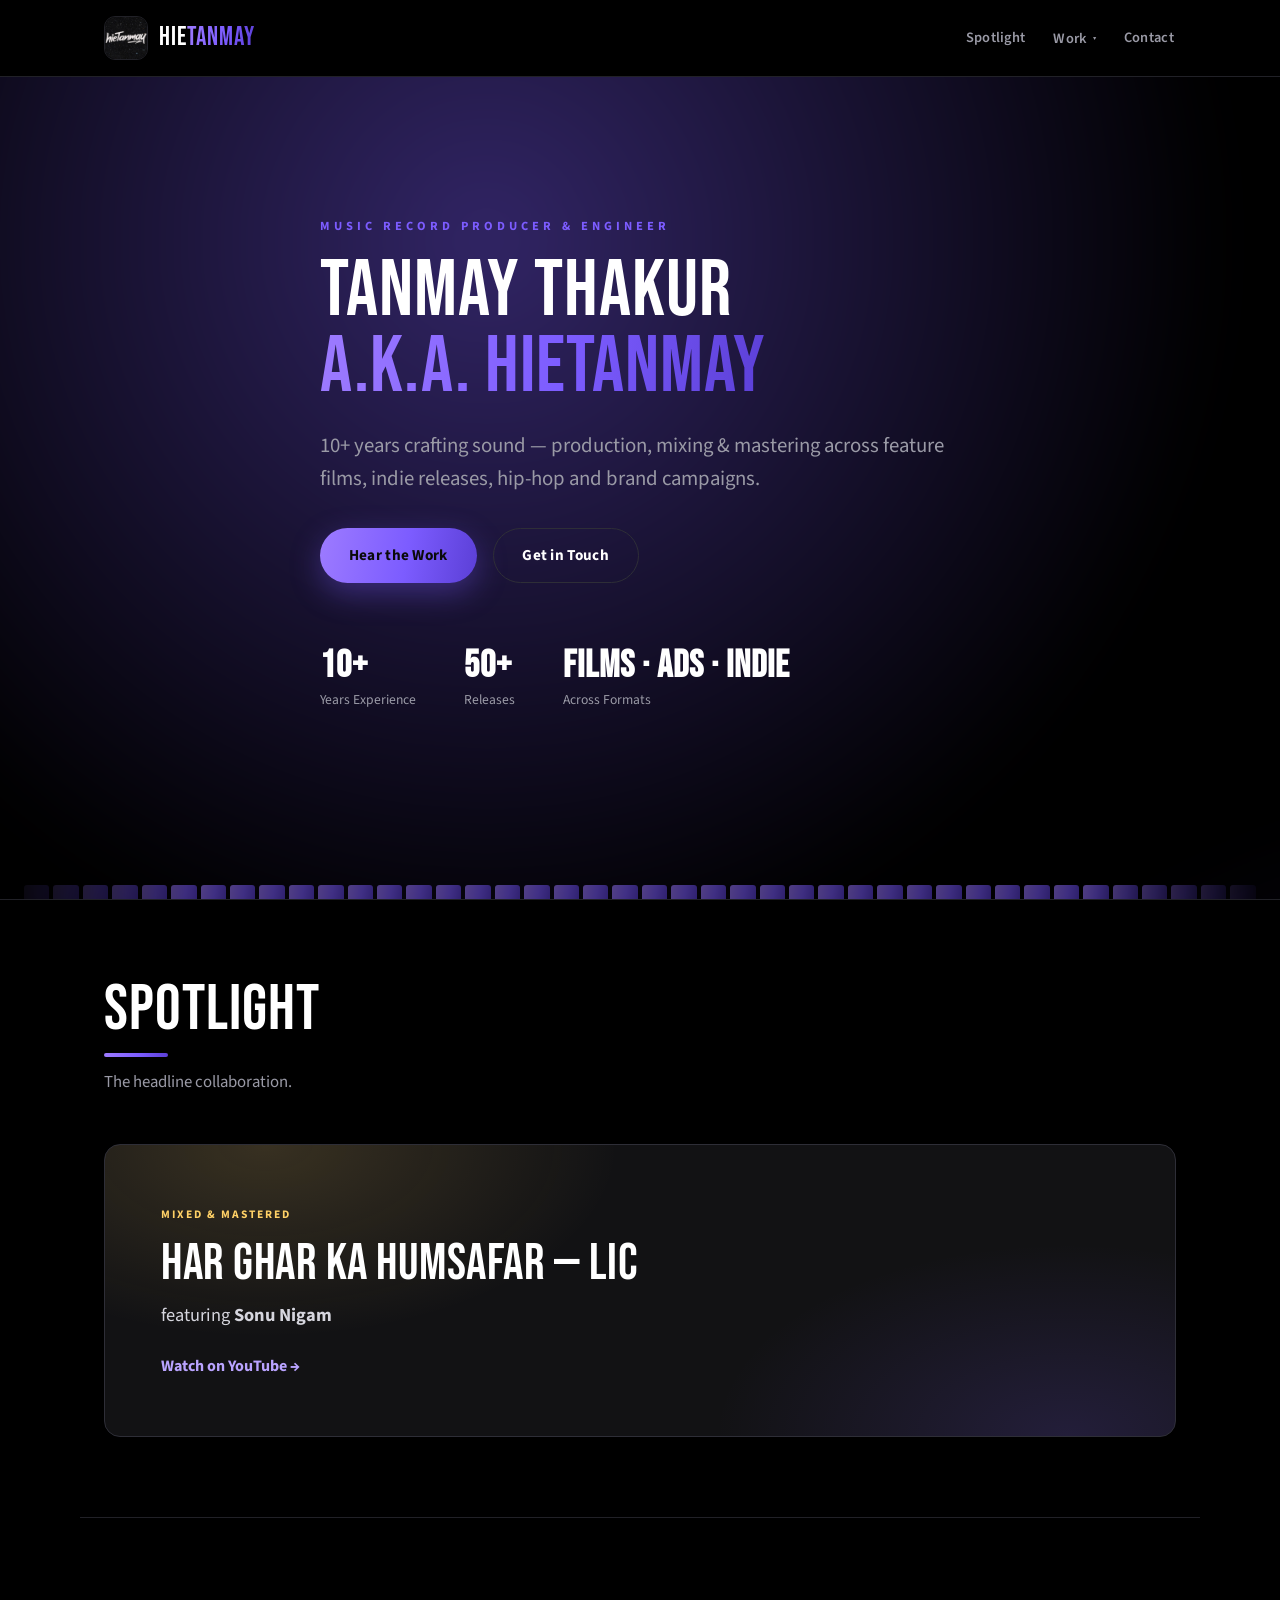
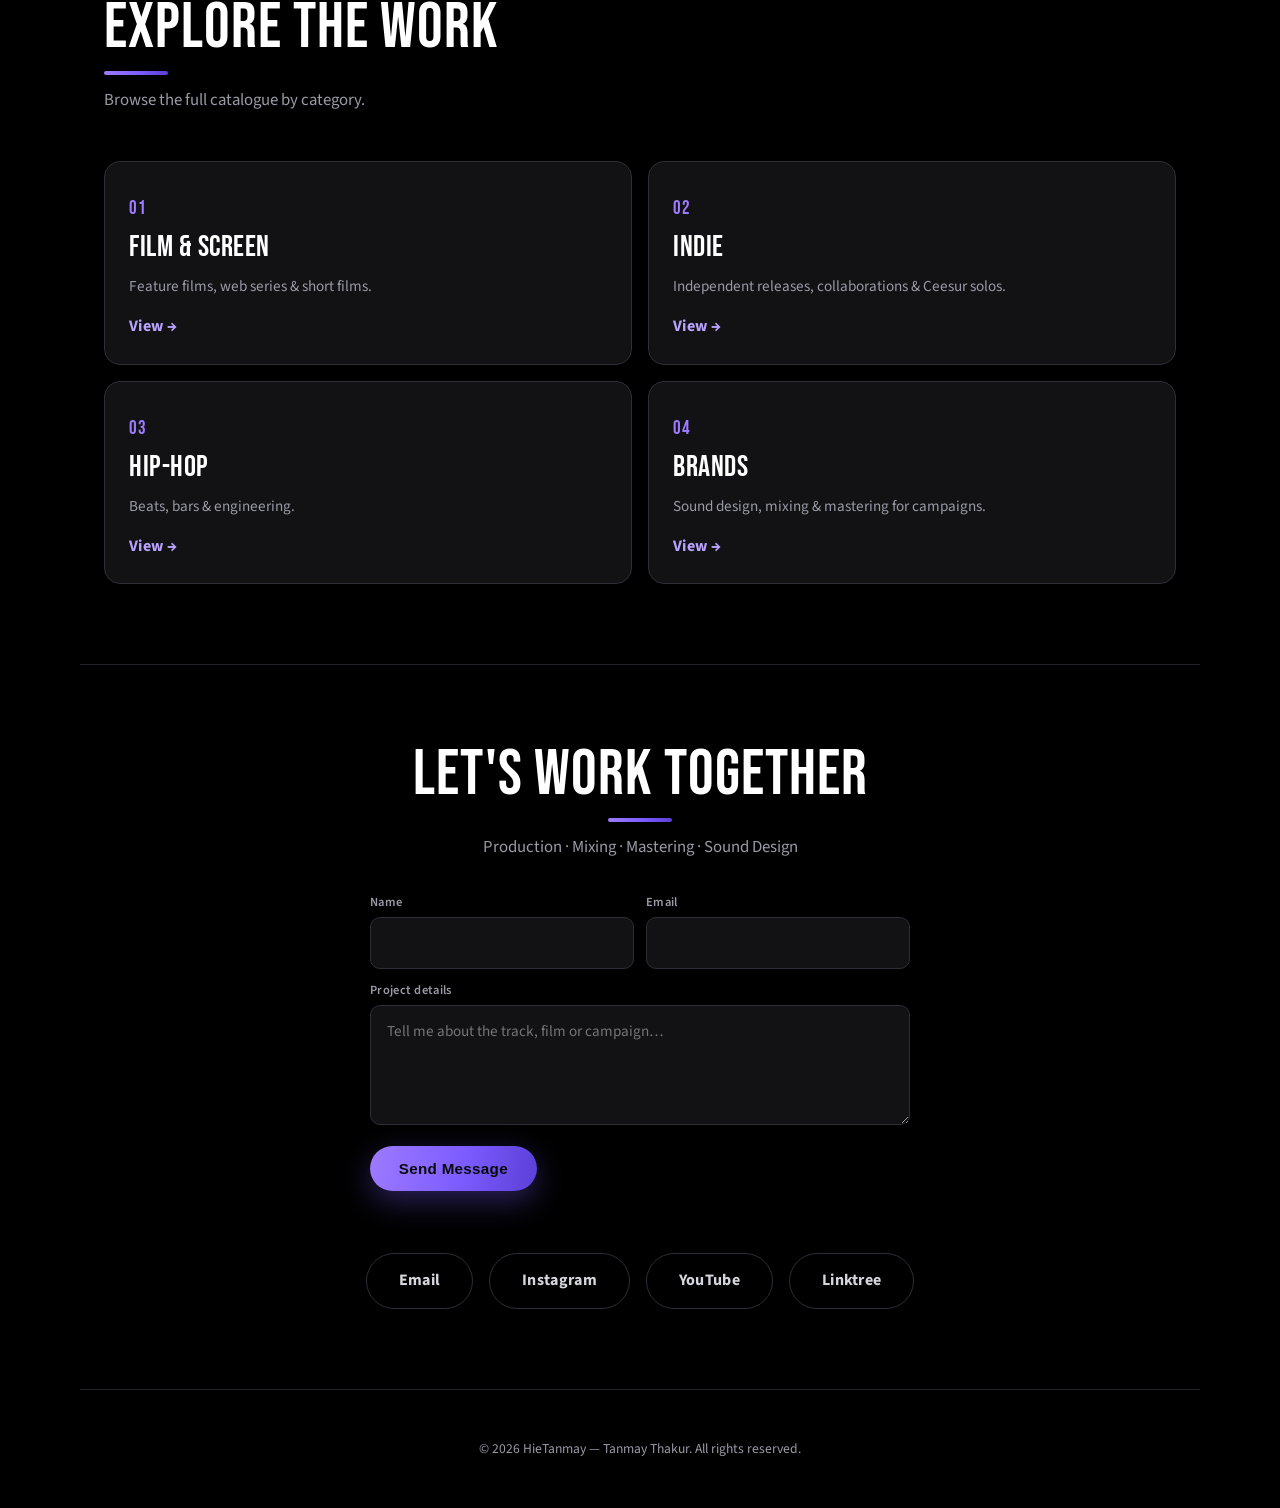
<file: index.html>
<!DOCTYPE html>
<html lang="en">
<head>
<meta charset="UTF-8">
<meta name="viewport" content="width=device-width, initial-scale=1.0">
<title>HieTanmay — Music Record Producer & Engineer</title>
<link rel="icon" type="image/jpeg" href="assets/logo.jpeg">
<meta name="description" content="HieTanmay (Tanmay Thakur) is a music record producer and mixing & mastering engineer with 10+ years of experience — feature films, indie releases, hip-hop and brand campaigns. Credits with Sonu Nigam, Javed Ali, Ceesur and more.">
<meta name="author" content="Tanmay Thakur (HieTanmay)">

<!-- Open Graph / social share -->
<meta property="og:type" content="website">
<meta property="og:site_name" content="HieTanmay">
<meta property="og:title" content="HieTanmay — Music Record Producer & Engineer">
<meta property="og:description" content="10+ years producing, mixing & mastering across films, indie, hip-hop and brand campaigns. Credits with Sonu Nigam, Javed Ali, Ceesur and more.">
<meta property="og:url" content="https://mittal0ye.github.io/HieTanmay/">
<meta property="og:image" content="https://mittal0ye.github.io/HieTanmay/assets/logo.jpeg">
<meta property="og:image:alt" content="HieTanmay logo">
<meta name="twitter:card" content="summary_large_image">
<meta name="twitter:title" content="HieTanmay — Music Record Producer & Engineer">
<meta name="twitter:description" content="10+ years producing, mixing & mastering across films, indie, hip-hop and brand campaigns.">
<meta name="twitter:image" content="https://mittal0ye.github.io/HieTanmay/assets/logo.jpeg">

<link rel="preconnect" href="https://fonts.googleapis.com">
<link rel="preconnect" href="https://fonts.gstatic.com" crossorigin>
<link href="https://fonts.googleapis.com/css2?family=Bebas+Neue&family=Source+Sans+3:wght@400;500;600;700&display=swap" rel="stylesheet">
<link rel="stylesheet" href="styles.css">
</head>
<body>

<!-- ============ NAV ============ -->
<header class="nav" id="top">
  <div class="nav-inner">
    <a href="#top" class="brand" aria-label="HieTanmay home"><img src="assets/logo.jpeg" alt=""><span class="brand-name">Hie<b>Tanmay</b></span></a>
    <nav class="nav-links">
      <a href="#spotlight">Spotlight</a>
      <div class="dropdown">
        <button type="button" class="dropbtn" aria-haspopup="true" aria-expanded="false" aria-controls="work-menu">Work <span class="caret" aria-hidden="true">▾</span></button>
        <div class="dropdown-menu" id="work-menu" role="menu">
          <a href="film.html" role="menuitem">Film &amp; Screen</a>
          <a href="indie.html" role="menuitem">Indie</a>
          <a href="hiphop.html" role="menuitem">Hip-Hop</a>
          <a href="brands.html" role="menuitem">Brands</a>
        </div>
      </div>
      <a href="#contact">Contact</a>
    </nav>
  </div>
</header>

<!-- ============ HERO ============ -->
<section class="hero">
  <div class="hero-glow"></div>
  <div class="waveform" aria-hidden="true">
    <i style="animation-delay:-.9s"></i><i style="animation-delay:-.2s"></i><i style="animation-delay:-.6s"></i>
    <i style="animation-delay:-.1s"></i><i style="animation-delay:-.7s"></i><i style="animation-delay:-.35s"></i>
    <i style="animation-delay:-.5s"></i><i style="animation-delay:-.15s"></i><i style="animation-delay:-.8s"></i>
    <i style="animation-delay:-.25s"></i><i style="animation-delay:-.65s"></i><i style="animation-delay:-.05s"></i>
    <i style="animation-delay:-.55s"></i><i style="animation-delay:-.3s"></i><i style="animation-delay:-.75s"></i>
    <i style="animation-delay:-.4s"></i><i style="animation-delay:-.85s"></i><i style="animation-delay:-.12s"></i>
    <i style="animation-delay:-.62s"></i><i style="animation-delay:-.22s"></i><i style="animation-delay:-.48s"></i>
    <i style="animation-delay:-.7s"></i><i style="animation-delay:-.18s"></i><i style="animation-delay:-.9s"></i>
    <i style="animation-delay:-.33s"></i><i style="animation-delay:-.58s"></i><i style="animation-delay:-.08s"></i>
    <i style="animation-delay:-.68s"></i><i style="animation-delay:-.28s"></i><i style="animation-delay:-.52s"></i>
    <i style="animation-delay:-.14s"></i><i style="animation-delay:-.78s"></i><i style="animation-delay:-.44s"></i>
    <i style="animation-delay:-.6s"></i><i style="animation-delay:-.2s"></i><i style="animation-delay:-.84s"></i>
    <i style="animation-delay:-.36s"></i><i style="animation-delay:-.72s"></i><i style="animation-delay:-.1s"></i>
    <i style="animation-delay:-.5s"></i><i style="animation-delay:-.26s"></i><i style="animation-delay:-.66s"></i>
  </div>
  <div class="hero-content">
    <p class="eyebrow">Music Record Producer &amp; Engineer</p>
    <h1>Tanmay Thakur<br><span class="accent">a.k.a. HieTanmay</span></h1>
    <p class="lead">10+ years crafting sound — production, mixing &amp; mastering across feature films, indie releases, hip-hop and brand campaigns.</p>
    <div class="hero-cta">
      <a class="btn btn-primary" href="film.html">Hear the Work</a>
      <a class="btn btn-ghost" href="#contact">Get in Touch</a>
    </div>
    <div class="hero-stats">
      <div><strong>10+</strong><span>Years Experience</span></div>
      <div><strong>50+</strong><span>Releases</span></div>
      <div><strong>Films · Ads · Indie</strong><span>Across Formats</span></div>
    </div>
  </div>
</section>

<!-- ============ SPOTLIGHT ============ -->
<section class="section" id="spotlight">
  <div class="section-head">
    <h2>Spotlight</h2>
    <p>The headline collaboration.</p>
  </div>
  <a class="spotlight-card" href="https://www.youtube.com/watch?v=28WQ4dsMhh4" target="_blank" rel="noopener">
    <div class="spotlight-text">
      <span class="tag">Mixed &amp; Mastered</span>
      <h3>Har Ghar Ka Humsafar — LIC</h3>
      <p>featuring <strong>Sonu Nigam</strong></p>
      <span class="listen">Watch on YouTube →</span>
    </div>
  </a>
</section>

<!-- ============ EXPLORE THE WORK ============ -->
<section class="section" id="explore">
  <div class="section-head">
    <h2>Explore the Work</h2>
    <p>Browse the full catalogue by category.</p>
  </div>
  <div class="explore-grid">
    <a class="explore-card" href="film.html">
      <span class="explore-kicker">01</span>
      <h3 class="group-title">Film &amp; Screen</h3>
      <p>Feature films, web series &amp; short films.</p>
      <span class="explore-go">View →</span>
    </a>
    <a class="explore-card" href="indie.html">
      <span class="explore-kicker">02</span>
      <h3 class="group-title">Indie</h3>
      <p>Independent releases, collaborations &amp; Ceesur solos.</p>
      <span class="explore-go">View →</span>
    </a>
    <a class="explore-card" href="hiphop.html">
      <span class="explore-kicker">03</span>
      <h3 class="group-title">Hip-Hop</h3>
      <p>Beats, bars &amp; engineering.</p>
      <span class="explore-go">View →</span>
    </a>
    <a class="explore-card" href="brands.html">
      <span class="explore-kicker">04</span>
      <h3 class="group-title">Brands</h3>
      <p>Sound design, mixing &amp; mastering for campaigns.</p>
      <span class="explore-go">View →</span>
    </a>
  </div>
</section>

<!-- ============ CONTACT ============ -->
<section class="section contact" id="contact">
  <div class="section-head">
    <h2>Let's Work Together</h2>
    <p>Production · Mixing · Mastering · Sound Design</p>
  </div>

  <!-- Lead form — Formspree endpoint (delivers to gbaburaoapte@gmail.com) -->
  <form class="lead-form" id="lead-form" action="https://formspree.io/f/mrpgklan" method="POST">
    <div class="row2">
      <div>
        <label for="lf-name">Name</label>
        <input id="lf-name" type="text" name="name" autocomplete="name" required>
      </div>
      <div>
        <label for="lf-email">Email</label>
        <input id="lf-email" type="email" name="email" autocomplete="email" required>
      </div>
    </div>
    <div>
      <label for="lf-msg">Project details</label>
      <textarea id="lf-msg" name="message" placeholder="Tell me about the track, film or campaign…" required></textarea>
    </div>
    <input type="hidden" name="_subject" value="New enquiry from the HieTanmay website">
    <input type="text" name="_gotcha" style="display:none" tabindex="-1" autocomplete="off" aria-hidden="true">
    <button class="btn btn-primary" type="submit">Send Message</button>
    <p class="form-status" id="form-status" role="status" aria-live="polite"></p>
  </form>

  <div class="social-links">
    <a href="mailto:tanmaythakur01@gmail.com">Email</a>
    <a href="https://www.instagram.com/hietanmay" target="_blank" rel="noopener">Instagram</a>
    <a href="https://www.youtube.com/@hietanmay" target="_blank" rel="noopener">YouTube</a>
    <a href="https://linktr.ee/hietanmay" target="_blank" rel="noopener">Linktree</a>
  </div>
</section>

<footer class="footer">
  <p>© <span id="year"></span> HieTanmay — Tanmay Thakur. All rights reserved.</p>
</footer>

<script src="script.js"></script>
</body>
</html>
</file>
<file: styles.css>
/* =====================================================================
   HieTanmay — Design System
   Built with ui-ux-pro-max intelligence:
   • Style:  Dark Mode (OLED) + Motion-Driven + Aurora UI  (music platform)
   • Type:   "Bold Statement" — Bebas Neue (display) + Source Sans 3 (body)
   • Color:  OLED black #000 / #121212 cards + aurora accents + gold
   • A11y:   contrast >=4.5:1, visible focus, 44px targets, reduced-motion
   ===================================================================== */

:root {
  /* Surfaces (Dark Mode OLED) */
  --bg: #000000;
  --surface: #08080a;
  --card: #121214;
  --card-hover: #17171c;
  --border: #212127;
  --border-strong: #2e2e37;

  /* Text — contrast verified on #000/#121214 */
  --text: #ffffff;
  --text-soft: #d6d6de;
  --muted: #9a9aa6;

  /* Accent — single violet family (gold reserved for Spotlight) */
  --accent: #7c5cff;     /* primary violet */
  --accent-2: #9d7bff;   /* light violet   */
  --accent-3: #b9a3ff;   /* pale violet — focus rings & cues */
  --accent-deep: #5b3fd6;/* deep violet    */
  --gold: #ffd166;       /* Spotlight only */

  --grad: linear-gradient(100deg, var(--accent-2), var(--accent) 55%, var(--accent-deep));

  /* Spacing scale (standard 16-64) */
  --sp-2: 8px;  --sp-3: 12px; --sp-4: 16px; --sp-6: 24px;
  --sp-8: 32px; --sp-12: 48px; --sp-16: 64px; --sp-20: 80px;

  --radius: 16px;
  --radius-sm: 10px;
  --max: 1120px;

  --ease: cubic-bezier(0.22, 1, 0.36, 1);
  --dur: 340ms;

  --nav-h: 77px; /* sticky nav height — subtracted so the hero fills the first screen */
}

* { margin: 0; padding: 0; box-sizing: border-box; }

html { scroll-behavior: smooth; scroll-padding-top: 84px; }

body {
  font-family: 'Source Sans 3', system-ui, -apple-system, sans-serif;
  background: var(--bg);
  color: var(--text-soft);
  line-height: 1.6;
  -webkit-font-smoothing: antialiased;
  overflow-x: hidden;
}

a { color: inherit; text-decoration: none; }

/* Display font for headings + brand */
.brand, h1, h2, .group-title, .spotlight-text h3 {
  font-family: 'Bebas Neue', 'Source Sans 3', sans-serif;
  font-weight: 400;
  letter-spacing: 0.5px;
  line-height: 0.95;
  text-transform: uppercase;
  color: var(--text);
}

/* Accessible focus ring (never removed) */
a:focus-visible, button:focus-visible {
  outline: 2px solid var(--accent-3);
  outline-offset: 3px;
  border-radius: 4px;
}

/* ---------- NAV ---------- */
.nav {
  position: sticky; top: 0; z-index: 100;
  background: rgba(0, 0, 0, 0.72);
  backdrop-filter: blur(14px);
  -webkit-backdrop-filter: blur(14px);
  border-bottom: 1px solid var(--border);
}
.nav-inner {
  max-width: var(--max); margin: 0 auto;
  padding: var(--sp-4) var(--sp-6);
  display: flex; align-items: center; justify-content: space-between;
}
.brand { display: flex; align-items: center; gap: 11px; }
.brand img {
  height: 44px; width: 44px; display: block;
  border-radius: 11px; object-fit: cover;
  border: 1px solid var(--border);
  transition: transform 0.2s var(--ease), border-color 0.2s;
}
.brand:hover img { transform: scale(1.05); border-color: var(--accent-2); }
.brand-name {
  font-family: 'Bebas Neue', 'Source Sans 3', sans-serif;
  font-size: 1.6rem; letter-spacing: 1px; line-height: 1;
  text-transform: uppercase; color: var(--text);
}
.brand-name b {
  font-weight: 400;
  background: var(--grad);
  -webkit-background-clip: text; background-clip: text;
  -webkit-text-fill-color: transparent;
}
.nav-links { display: flex; gap: var(--sp-6); flex-wrap: wrap; }
.nav-links a {
  color: var(--muted); font-size: 0.9rem; font-weight: 600;
  letter-spacing: 0.3px; transition: color 0.2s;
  padding: 6px 2px; min-height: 44px; display: flex; align-items: center;
}
.nav-links a:hover { color: var(--text); }
.nav-links > a[aria-current="page"] { color: var(--text); }

/* ---------- WORK DROPDOWN ---------- */
.dropdown { position: relative; display: flex; align-items: center; }
.dropbtn {
  background: none; border: none; cursor: pointer;
  font-family: 'Source Sans 3', sans-serif; font-size: 0.9rem; font-weight: 600;
  letter-spacing: 0.3px; color: var(--muted);
  padding: 6px 2px; min-height: 44px; display: inline-flex; align-items: center; gap: 5px;
  transition: color 0.2s;
}
.dropbtn:hover, .dropdown.open .dropbtn, .dropbtn.active { color: var(--text); }
.dropbtn .caret { font-size: 0.7em; transition: transform 0.2s var(--ease); }
.dropdown.open .caret { transform: rotate(180deg); }
.dropdown-menu {
  position: absolute; top: calc(100% + 10px); right: 0; min-width: 210px;
  background: var(--card); border: 1px solid var(--border-strong);
  border-radius: 12px; padding: 8px; display: flex; flex-direction: column; gap: 2px;
  box-shadow: 0 18px 44px rgba(0, 0, 0, 0.55);
  opacity: 0; visibility: hidden; transform: translateY(-8px);
  transition: opacity 0.2s var(--ease), transform 0.2s var(--ease), visibility 0.2s;
  z-index: 120;
}
.dropdown:hover .dropdown-menu, .dropdown.open .dropdown-menu { opacity: 1; visibility: visible; transform: none; }
.dropdown-menu a {
  display: block; min-height: auto; padding: 0.62rem 0.9rem; border-radius: 8px;
  color: var(--text-soft); font-weight: 600; font-size: 0.92rem; letter-spacing: 0.2px;
  transition: background 0.15s, color 0.15s;
}
.dropdown-menu a:hover { background: var(--card-hover); color: var(--text); }
.dropdown-menu a[aria-current="page"] { background: var(--card-hover); color: var(--accent-2); }

/* ---------- SUB-PAGE HEADER ---------- */
.page-head {
  position: relative; overflow: hidden; isolation: isolate;
  padding: clamp(3rem, 8vw, 5.5rem) var(--sp-6) clamp(2rem, 5vw, 3rem);
  border-bottom: 1px solid var(--border);
}
.page-head::before {
  content: ""; position: absolute; inset: -50% -10% auto -10%; height: 170%;
  background:
    radial-gradient(40% 60% at 25% 15%, rgba(124,92,255,0.30), transparent 60%),
    radial-gradient(42% 60% at 82% 5%, rgba(91,63,214,0.24), transparent 60%);
  filter: blur(30px); z-index: -1; pointer-events: none;
}
.page-head-inner { max-width: var(--max); margin: 0 auto; }
.page-head h1 { font-size: clamp(2.6rem, 8vw, 4.5rem); letter-spacing: 1px; }
.page-head .lead { margin-top: var(--sp-4); margin-bottom: 0; }

/* ---------- HERO (Aurora + Waveform) ---------- */
.hero {
  position: relative; overflow: hidden;
  min-height: calc(100vh - var(--nav-h));
  min-height: calc(100dvh - var(--nav-h));
  display: flex; align-items: center;
  padding: clamp(2rem, 6vw, 4rem) var(--sp-6) clamp(4.5rem, 9vw, 7rem);
  border-bottom: 1px solid var(--border);
  isolation: isolate;
}
/* Aurora flowing gradient — best-for: music platforms */
.hero-glow {
  position: absolute; inset: -40% -10% auto -10%;
  height: 150%;
  background:
    radial-gradient(40% 50% at 20% 20%, rgba(124,92,255,0.40), transparent 60%),
    radial-gradient(40% 50% at 80% 30%, rgba(157,123,255,0.32), transparent 60%),
    radial-gradient(45% 55% at 55% 75%, rgba(91,63,214,0.32), transparent 60%);
  filter: blur(30px);
  background-size: 200% 200%;
  animation: aurora 14s ease-in-out infinite;
  z-index: -1; pointer-events: none;
}
@keyframes aurora {
  0%,100% { background-position: 0% 0%, 100% 0%, 50% 100%; }
  50%     { background-position: 40% 20%, 60% 30%, 50% 70%; }
}

/* Animated equalizer / waveform strip */
.waveform {
  position: absolute; left: 0; right: 0; bottom: 0;
  height: 90px; display: flex; align-items: flex-end; gap: 4px;
  padding: 0 var(--sp-6); opacity: 0.5; z-index: -1;
  mask-image: linear-gradient(90deg, transparent, #000 15%, #000 85%, transparent);
}
.waveform i {
  flex: 1; min-width: 3px; height: 14px; border-radius: 3px 3px 0 0;
  background: var(--grad);
  transform-origin: bottom;
  animation: eq 1.1s ease-in-out infinite;
}
@keyframes eq {
  0%,100% { transform: scaleY(0.25); }
  50%     { transform: scaleY(1); }
}

.hero-content { position: relative; max-width: var(--max); margin: 0 auto; }
.eyebrow {
  text-transform: uppercase; letter-spacing: 4px;
  font-size: 0.78rem; color: var(--accent);
  font-weight: 700; margin-bottom: var(--sp-4);
}
.hero h1 {
  font-size: clamp(2.6rem, 9vw, 5rem);
  letter-spacing: 1px;
}
.hero h1 .accent {
  background: var(--grad);
  -webkit-background-clip: text; background-clip: text;
  -webkit-text-fill-color: transparent;
}
.lead {
  margin: var(--sp-6) 0 var(--sp-8);
  font-size: clamp(1.05rem, 2.4vw, 1.3rem);
  color: var(--muted); max-width: 640px;
}
.hero-cta { display: flex; gap: var(--sp-4); flex-wrap: wrap; }
.btn {
  padding: 0.9rem 1.8rem; border-radius: 999px;
  font-weight: 700; font-size: 0.95rem; letter-spacing: 0.3px;
  min-height: 44px; display: inline-flex; align-items: center;
  transition: transform 0.18s var(--ease), box-shadow 0.25s, background 0.25s;
}
.btn-primary {
  background: var(--grad); color: #0a0a0a;
  box-shadow: 0 10px 30px rgba(124,92,255,0.35);
}
.btn-primary:hover { transform: translateY(-2px); box-shadow: 0 14px 40px rgba(255,61,113,0.4); }
.btn-ghost { border: 1px solid var(--border-strong); color: var(--text); }
.btn-ghost:hover { background: var(--card-hover); border-color: var(--accent-3); }

.hero-stats {
  display: flex; gap: var(--sp-12); margin-top: clamp(2.5rem, 6vw, 4rem);
  flex-wrap: wrap;
}
.hero-stats div { display: flex; flex-direction: column; }
.hero-stats strong {
  font-family: 'Bebas Neue', sans-serif; font-size: 2.4rem;
  color: var(--text); letter-spacing: 1px; line-height: 1;
}
.hero-stats span { font-size: 0.85rem; color: var(--muted); margin-top: 4px; }

/* ---------- SECTIONS ---------- */
.section {
  max-width: var(--max); margin: 0 auto;
  padding: var(--sp-20) var(--sp-6);
  border-bottom: 1px solid var(--border);
}
.section-head { margin-bottom: var(--sp-12); }
.section-head h2 {
  font-size: clamp(2.4rem, 6vw, 4rem); letter-spacing: 1px;
  display: inline-block;
}
.section-head h2::after {
  content: ""; display: block; width: 64px; height: 4px;
  margin-top: var(--sp-3); border-radius: 4px; background: var(--grad);
}
.section-head p { color: var(--muted); margin-top: var(--sp-3); font-size: 1.05rem; }

/* ---------- SPOTLIGHT ---------- */
.spotlight-card {
  display: block; position: relative; overflow: hidden;
  background: var(--card);
  border: 1px solid var(--border-strong);
  border-radius: var(--radius);
  padding: clamp(2rem, 5vw, 3.5rem);
  transition: transform var(--dur) var(--ease), border-color var(--dur);
}
.spotlight-card::before {
  content: ""; position: absolute; inset: 0;
  background: radial-gradient(60% 120% at 15% 0%, rgba(255,209,102,0.16), transparent 55%),
              radial-gradient(60% 120% at 90% 100%, rgba(124,92,255,0.16), transparent 55%);
  pointer-events: none;
}
.spotlight-card:hover { transform: translateY(-4px); border-color: var(--gold); }
.spotlight-text { position: relative; }
.spotlight-text .tag {
  display: inline-block; font-size: 0.72rem; text-transform: uppercase;
  letter-spacing: 2px; color: var(--gold); font-weight: 700;
  margin-bottom: var(--sp-4);
}
.spotlight-text h3 { font-size: clamp(2rem, 5vw, 3.2rem); letter-spacing: 0.5px; }
.spotlight-text p { color: var(--text-soft); margin-top: var(--sp-3); font-size: 1.15rem; }
.spotlight-text .listen {
  display: inline-flex; align-items: center; gap: 8px;
  margin-top: var(--sp-6); font-weight: 700; color: var(--accent-3);
}

/* ---------- EXPLORE GRID (homepage → work pages) ---------- */
.explore-grid { display: grid; grid-template-columns: repeat(2, 1fr); gap: var(--sp-4); }
.explore-card {
  position: relative; display: block;
  background: var(--card); border: 1px solid var(--border-strong);
  border-radius: var(--radius); padding: var(--sp-8) var(--sp-6) var(--sp-6);
  transition: transform var(--dur) var(--ease), border-color var(--dur), background var(--dur);
}
.explore-card:hover { transform: translateY(-4px); border-color: var(--accent); background: var(--card-hover); }
.explore-kicker {
  font-family: 'Bebas Neue', sans-serif; font-size: 1.2rem; letter-spacing: 1px;
  color: var(--accent-2);
}
.explore-card .group-title { margin: var(--sp-2) 0 var(--sp-3); font-size: 1.9rem; }
.explore-card p { color: var(--muted); font-size: 0.95rem; }
.explore-go {
  display: inline-block; margin-top: var(--sp-4);
  font-weight: 700; color: var(--accent-3); letter-spacing: 0.3px;
}

/* ---------- GROUPS & TRACK LISTS (music tracklist styling) ---------- */
.group { margin-bottom: var(--sp-12); }
.group.two-col { display: grid; grid-template-columns: 1fr 1fr; gap: var(--sp-8); }
.group-title {
  font-size: 1.6rem; margin-bottom: var(--sp-4);
  display: flex; align-items: center; gap: var(--sp-3); flex-wrap: wrap;
}
.group-title span {
  font-family: 'Source Sans 3', sans-serif; font-size: 0.68rem;
  text-transform: uppercase; letter-spacing: 1.5px; color: var(--muted);
  background: var(--surface); border: 1px solid var(--border);
  padding: 4px 10px; border-radius: 999px; font-weight: 600;
}

.track-list { list-style: none; display: flex; flex-direction: column; gap: 6px; counter-reset: track; }
.track-list li {
  counter-increment: track;
  background: var(--card); border: 1px solid var(--border);
  border-radius: var(--radius-sm); overflow: hidden;
  transition: background 0.2s var(--ease), border-color 0.2s, transform 0.2s var(--ease);
}
.track-list li:hover { background: var(--card-hover); border-color: var(--border-strong); transform: translateX(4px); }
.track-list li, .track-list li a {
  display: flex; align-items: center; gap: var(--sp-4);
  padding: 0.85rem 1.1rem; min-height: 44px;
}
.track-list li a { width: 100%; }
.track-list li::before {
  content: counter(track, decimal-leading-zero);
  font-family: 'Bebas Neue', sans-serif; font-size: 1.15rem;
  color: var(--muted); min-width: 26px; letter-spacing: 1px;
  transition: color 0.2s;
}
.track-list li:hover::before { color: var(--accent); }
.t-name { font-weight: 600; color: var(--text-soft); flex: 1; transition: color 0.2s; }
.track-list li a:hover .t-name { color: var(--text); }
.t-role {
  color: var(--muted); font-size: 0.82rem; text-align: right;
  white-space: nowrap; flex-shrink: 0;
}
/* external-link cue (opens in new tab) */
.track-list li a .t-role::after { content: " ↗"; color: var(--accent-3); }

/* thumbnail artwork (YouTube) */
.track-list li .thumb {
  width: 60px; height: 34px; flex-shrink: 0;
  border-radius: 6px; object-fit: cover;
  background: var(--surface); border: 1px solid var(--border);
}

/* embeddable rows expand a player on click */
.track-list li.has-player a { cursor: pointer; }
.track-list li.has-player a .t-role::after { content: " ▶"; color: var(--accent-2); font-size: 0.8em; }
.track-list li.open a .t-role::after { content: " ✕"; color: var(--accent); }

/* inline player panel (not counted in the track numbering) */
.track-list li.player-row {
  display: block; counter-increment: none;
  background: transparent !important; border: none; padding: 6px 0 4px;
  transform: none !important; overflow: visible;
}
.track-list li.player-row::before { content: none; }
.track-list li.player-row:hover { transform: none; }
.pl { width: 100%; border-radius: 12px; overflow: hidden; border: 1px solid var(--border-strong); background: #000; }
.pl-yt { position: relative; aspect-ratio: 16 / 9; }
.pl-yt iframe { position: absolute; inset: 0; width: 100%; height: 100%; border: 0; }
.pl-sp iframe { width: 100%; height: 152px; border: 0; display: block; }

/* ---------- CHIPS (collaborators — now links) ---------- */
.chips-hint { color: var(--muted); font-size: 0.9rem; margin-bottom: var(--sp-4); }
.chips { display: flex; flex-wrap: wrap; gap: var(--sp-3); }
.chips span, .chips a {
  display: inline-block;
  background: var(--card); border: 1px solid var(--border);
  padding: 0.55rem 1.1rem; border-radius: 999px;
  font-size: 0.92rem; font-weight: 600; color: var(--text-soft);
  transition: border-color 0.2s, color 0.2s, transform 0.18s var(--ease);
}
.chips a:hover { border-color: var(--accent); color: var(--text); transform: translateY(-2px); }
.chips a::after { content: " ♪"; color: var(--accent-2); font-size: 0.85em; }

/* ---------- LEAD FORM (Formspree) ---------- */
.lead-form {
  max-width: 540px; margin: 0 auto var(--sp-8);
  display: grid; gap: var(--sp-3); text-align: left;
}
.lead-form .row2 { display: grid; grid-template-columns: 1fr 1fr; gap: var(--sp-3); }
.lead-form label { font-size: 0.78rem; color: var(--muted); font-weight: 600; letter-spacing: 0.3px; margin-bottom: 4px; display: block; }
.lead-form input, .lead-form textarea {
  width: 100%; background: var(--card); border: 1px solid var(--border-strong);
  border-radius: 10px; padding: 0.8rem 1rem; color: var(--text);
  font: inherit; font-size: 0.95rem;
}
.lead-form input:focus, .lead-form textarea:focus {
  outline: 2px solid var(--accent); outline-offset: 1px; border-color: var(--accent);
}
.lead-form textarea { min-height: 120px; resize: vertical; }
.lead-form button { justify-self: start; border: none; cursor: pointer; }
.form-status { font-size: 0.9rem; min-height: 1.2em; color: var(--muted); }
.form-status.ok { color: #4ade80; }
.form-status.err { color: #f87171; }

/* ---------- CONTACT ---------- */
.contact { text-align: center; }
.contact .section-head { margin-bottom: var(--sp-8); }
.contact .section-head h2 { display: inline-block; }
.contact .section-head h2::after { margin-left: auto; margin-right: auto; }
.social-links { display: flex; justify-content: center; gap: var(--sp-4); flex-wrap: wrap; }
.social-links a {
  padding: 0.9rem 2rem; border-radius: 999px; border: 1px solid var(--border-strong);
  font-weight: 700; letter-spacing: 0.3px; min-height: 44px;
  display: inline-flex; align-items: center;
  transition: background 0.25s, border-color 0.25s, transform 0.18s var(--ease), color 0.25s;
}
.social-links a:hover {
  background: var(--grad); border-color: transparent; color: #0a0a0a;
  transform: translateY(-2px);
}

/* ---------- FOOTER ---------- */
.footer {
  text-align: center; padding: var(--sp-12) var(--sp-6);
  color: var(--muted); font-size: 0.85rem;
}

/* ---------- SCROLL REVEAL (Motion-Driven) ---------- */
.reveal { opacity: 0; transform: translateY(24px); transition: opacity var(--dur) var(--ease), transform var(--dur) var(--ease); }
.reveal.is-visible { opacity: 1; transform: none; }

/* ---------- RESPONSIVE ---------- */
@media (max-width: 640px) {
  :root { --nav-h: 63px; }
  .nav-inner { padding: var(--sp-3) var(--sp-4); }
  .brand { gap: 8px; }
  .brand img { height: 38px; width: 38px; }
  .brand-name { font-size: 1.3rem; }
  .nav-links { gap: 14px; }
  .nav-links > a, .dropbtn { font-size: 0.82rem; }
  .dropdown-menu { min-width: 180px; }
  .explore-grid { grid-template-columns: 1fr; }
  .group.two-col { grid-template-columns: 1fr; }
  .track-list li, .track-list li a { flex-wrap: wrap; }
  .t-role { text-align: left; width: 100%; padding-left: 42px; }
  .track-list li.player-row .t-role,
  .track-list li.player-row { padding-left: 0; }
  .lead-form .row2 { grid-template-columns: 1fr; }
  .hero-stats { gap: var(--sp-8); }
}

/* ---------- REDUCED MOTION (accessibility) ---------- */
@media (prefers-reduced-motion: reduce) {
  *, *::before, *::after { animation-duration: 0.001ms !important; animation-iteration-count: 1 !important; transition-duration: 0.001ms !important; scroll-behavior: auto !important; }
  .reveal { opacity: 1; transform: none; }
  .waveform i { transform: scaleY(0.5); }
}
</file>
